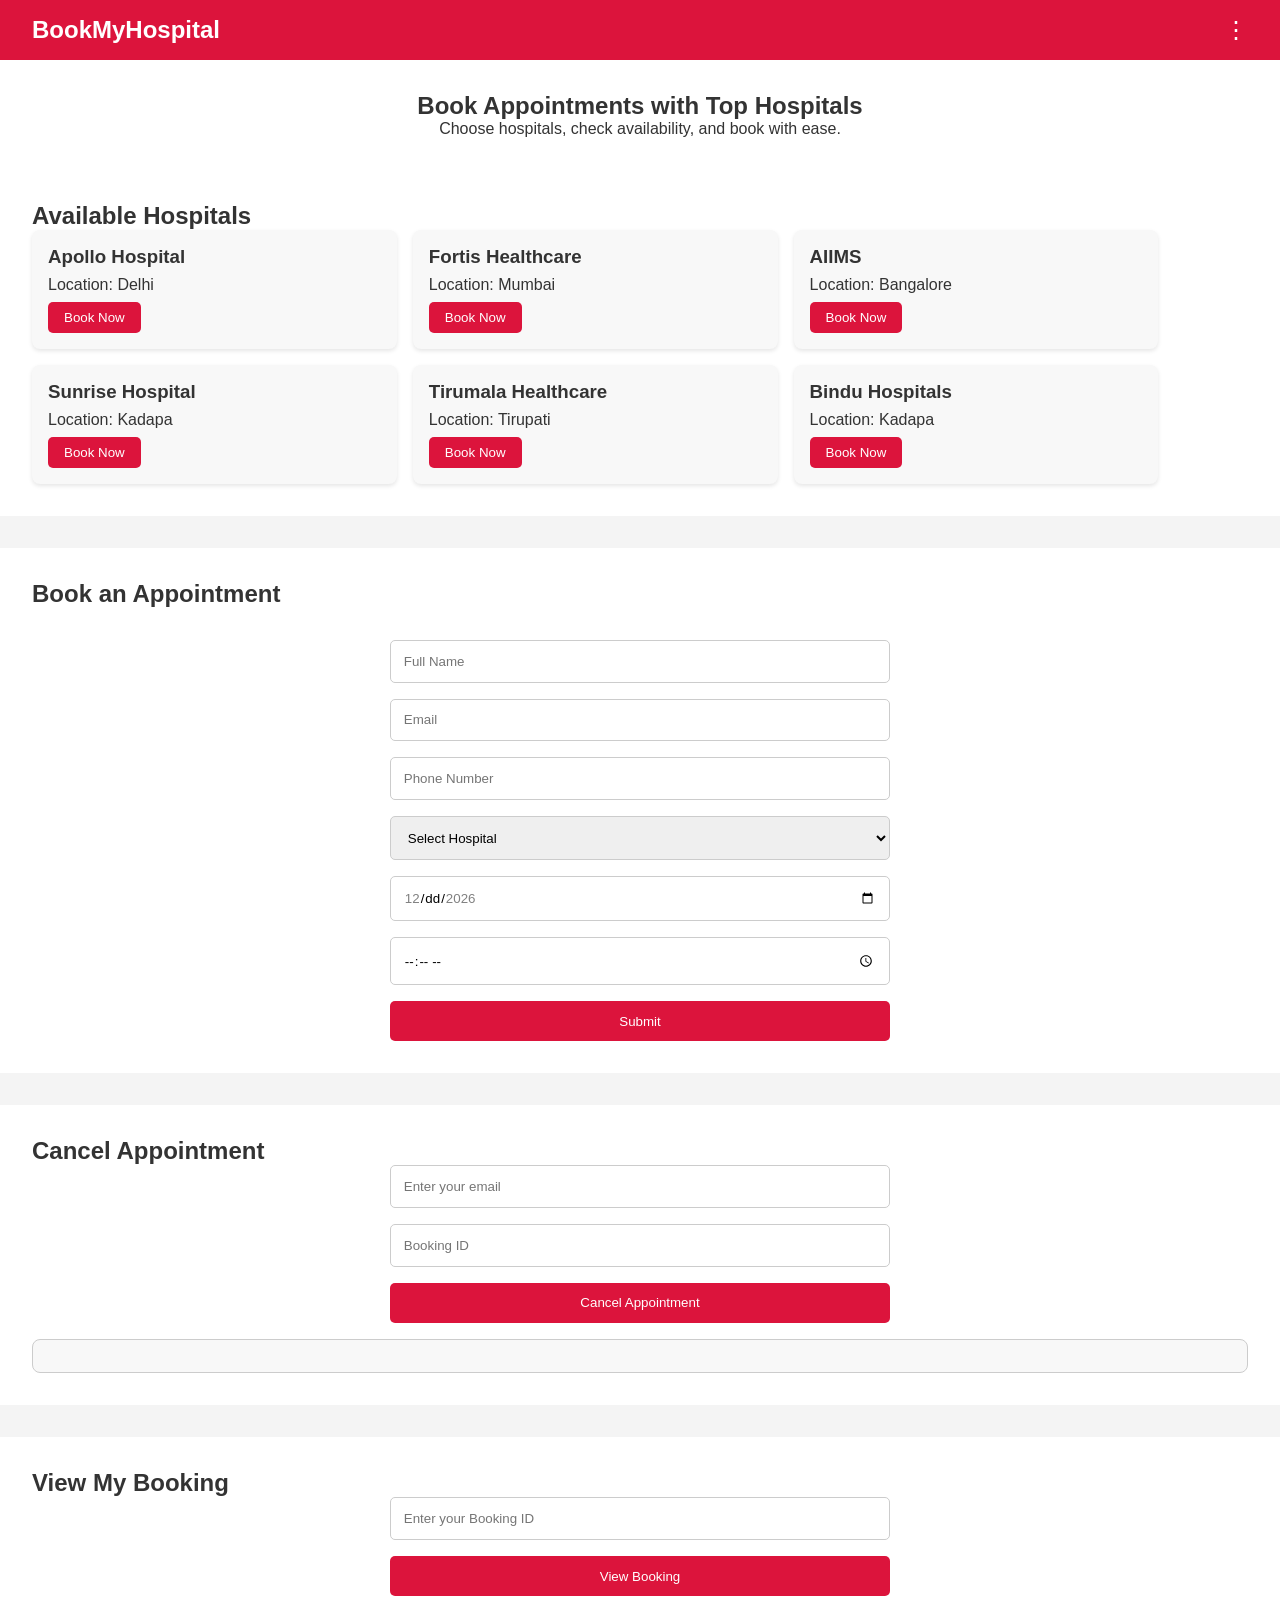
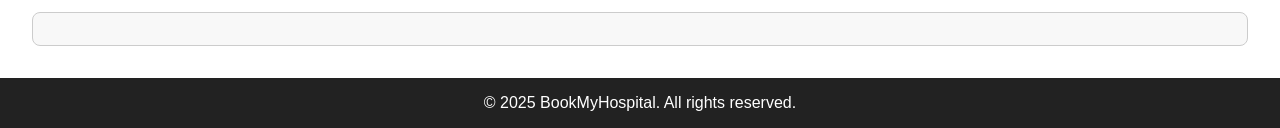
<file: BookMyHospital/index.html>
<!DOCTYPE html>
<html lang="en">
<head>
    <meta charset="UTF-8">
    <meta name="viewport" content="width=device-width, initial-scale=1.0">
    <title>BookMyHospital</title>
    <link rel="stylesheet" href="styles.css">

</head>
<body>
    <header>
        <div class="logo">BookMyHospital</div>
        <nav class="dropdown">
            <div class="menu-toggle">⋮</div>
            <div class="dropdown-menu">
                <a href="#book">Book Appointment</a>
                <a href="#cancel">Cancel Appointment</a>
                <a href="#view-booking">View My Booking</a>
            </div>
        </nav>
        
    </header>

    <main>
        <section class="hero">
            <h1>Book Appointments with Top Hospitals</h1>
            <p>Choose hospitals, check availability, and book with ease.</p>
        </section>

        <section class="hospital-list" id="book">
            <h2>Available Hospitals</h2>
            <div class="hospital-cards">
                <div class="hospital-card">
                    <h3>Apollo Hospital</h3>
                    <p>Location: Delhi</p>
                    <button onclick="document.getElementById('appointment-form').scrollIntoView()">Book Now</button>
                </div>
                <div class="hospital-card">
                    <h3>Fortis Healthcare</h3>
                    <p>Location: Mumbai</p>
                    <button onclick="document.getElementById('appointment-form').scrollIntoView()">Book Now</button>
                </div>
                <div class="hospital-card">
                    <h3>AIIMS</h3>
                    <p>Location: Bangalore</p>
                    <button onclick="document.getElementById('appointment-form').scrollIntoView()">Book Now</button>
                </div>
                <div class="hospital-card">
                    <h3>Sunrise Hospital</h3>
                    <p>Location: Kadapa</p>
                    <button onclick="document.getElementById('appointment-form').scrollIntoView()">Book Now</button>
                </div>
                <div class="hospital-card">
                    <h3>Tirumala Healthcare</h3>
                    <p>Location: Tirupati</p>
                    <button onclick="document.getElementById('appointment-form').scrollIntoView()">Book Now</button>
                </div>
                <div class="hospital-card">
                    <h3>Bindu Hospitals</h3>
                    <p>Location: Kadapa</p>
                    <button onclick="document.getElementById('appointment-form').scrollIntoView()">Book Now</button>
                </div>
            </div>
        </section>

        <section class="form-section" id="appointment-form">
            <h2>Book an Appointment</h2>
            <form>
                <div id="confirmation-message" style="margin-top: 1rem; color: green;"></div>
                <input type="text" placeholder="Full Name" required>
                <input type="email" placeholder="Email" required>
                <input type="tel" placeholder="Phone Number" pattern="[6-9]{1}[0-9]{9}" required title="Enter a valid 10-digit Indian mobile number">
                <select required>
                    <option disabled selected>Select Hospital</option>
                    <option>Apollo Hospital</option>
                    <option>Fortis Healthcare</option>
                    <option>AIIMS</option>
                    <option>Sunrise Hospital</option>
                    <option>Tirumala Healthcare</option>
                    <option>Bindu Hospitals</option>
                </select>
                <input type="date" id="appointment-date" required>
                <input type="time" required> 
                <button type="submit">Submit</button>
            </form>
        </section>

        <section class="form-section" id="cancel">
            <h2>Cancel Appointment</h2>
            <form>
                <input type="email" placeholder="Enter your email" required>
                <input type="text" placeholder="Booking ID" required>
                <button type="submit">Cancel Appointment</button>
            </form>
            <div id="cancel-message" style="margin-top: 1rem;"></div>
        </section>
        <section class="form-section" id="view-booking">
            <h2>View My Booking</h2>
            <form id="view-form">
                <input type="text" placeholder="Enter your Booking ID" required>
                <button type="submit">View Booking</button>
            </form>
            <div id="view-result" style="margin-top: 1rem;"></div>
        </section>
        
    </main>

    <footer>
        <p>&copy; 2025 BookMyHospital. All rights reserved.</p>
    </footer>
    <script src="script.js"></script>
</body>
</html>
</file>
<file: BookMyHospital/styles.css>
* {
    box-sizing: border-box;
    margin: 0;
    padding: 0;
    font-family: Arial, sans-serif;
}

body {
    background-color: #f4f4f4;
    color: #333;
}

header {
    background-color: #dc143c;
    color: white;
    padding: 1rem 2rem;
    display: flex;
    justify-content: space-between;
    align-items: center;
}

.logo {
    font-size: 1.5rem;
    font-weight: bold;
}

nav a {
    margin-left: 1rem;
    color: white;
    text-decoration: none;
}

.hero {
    background: #fff;
    padding: 2rem;
    text-align: center;
}

.hospital-list {
    padding: 2rem;
    background-color: #fff;
}

.hospital-cards {
    display: flex;
    gap: 1rem;
    flex-wrap: wrap;
}

.hospital-card {
    background: #f8f8f8;
    padding: 1rem;
    border-radius: 8px;
    width: 30%;
    box-shadow: 0 2px 4px rgba(0,0,0,0.1);
}

.hospital-card h3 {
    margin-bottom: 0.5rem;
}

.hospital-card button {
    background-color: #dc143c;
    color: white;
    border: none;
    padding: 0.5rem 1rem;
    margin-top: 0.5rem;
    cursor: pointer;
    border-radius: 5px;
}

.form-section {
    padding: 2rem;
    background: #fff;
    margin-top: 2rem;
}

form {
    display: flex;
    flex-direction: column;
    gap: 1rem;
    max-width: 500px;
    margin: auto;
}

form input, form select, form button {
    padding: 0.8rem;
    border-radius: 5px;
    border: 1px solid #ccc;
}

form button {
    background-color: #dc143c;
    color: white;
    border: none;
}
#view-result {
    padding: 1rem;
    background-color: #f8f8f8;
    border-radius: 8px;
    margin-top: 1rem;
    line-height: 1.6;
    border: 1px solid #ccc;
}
#cancel-message {
    padding: 1rem;
    background-color: #f8f8f8;
    border-radius: 8px;
    margin-top: 1rem;
    line-height: 1.6;
    border: 1px solid #ccc;
}



footer {
    text-align: center;
    padding: 1rem;
    background: #222;
    color: white;
}
.dropdown {
    position: relative;
}

.menu-toggle {
    font-size: 1.5rem;
    cursor: pointer;
    user-select: none;
}

.dropdown-menu {
    display: none;
    position: absolute;
    right: 0;
    top: 2.5rem;
    background-color: white;
    border: 1px solid #ccc;
    border-radius: 5px;
    min-width: 180px;
    box-shadow: 0 2px 5px rgba(0,0,0,0.2);
    z-index: 1000;
    flex-direction: column;
}

.dropdown-menu a {
    padding: 0.75rem 1rem;
    display: block;
    text-decoration: none;
    color: #333;
    border-bottom: 1px solid #eee;
}

.dropdown-menu a:hover {
    background-color: #f4f4f4;
}

.dropdown.open .dropdown-menu {
    display: flex;
}

@media (max-width: 768px) {
    .hospital-card {
        width: 100%;
    }
}
</file>
